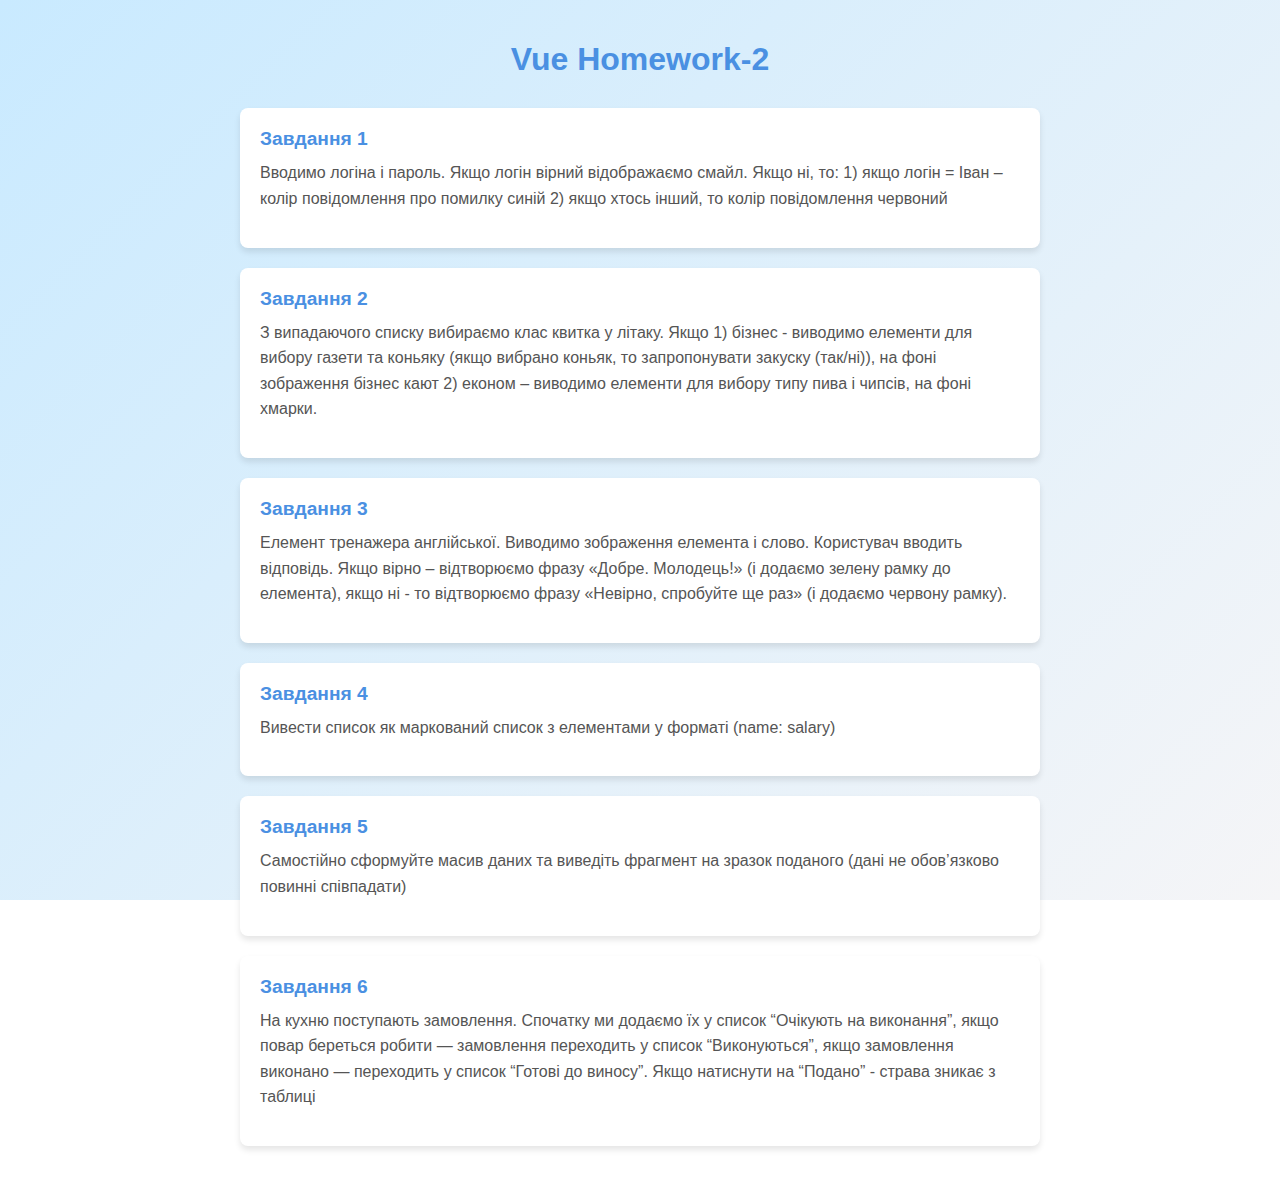
<file: index.html>
<!DOCTYPE html>
<html lang="en">

<head>
    <meta charset="UTF-8">
    <meta name="viewport" content="width=device-width, initial-scale=1.0">
    <title>Vue Homework-2</title>
    <style>
         body {
            font-family: Arial, sans-serif;
            background: linear-gradient(135deg, #c9eaff, #f5f5f7);
            background-attachment: fixed;
            background-size: cover;
            margin: 0;
            padding: 20px;
            color: #333;
        }

        h1 {
            text-align: center;
            font-size: 2rem;
            color: #4a90e2;
            margin-bottom: 30px;
        }

        ul {
            list-style-type: none;
            padding: 0;
            max-width: 800px;
            margin: 0 auto;
        }

        li {
            background: white;
            margin-bottom: 20px;
            border-radius: 8px;
            box-shadow: 0 4px 6px rgba(0, 0, 0, 0.1);
            padding: 20px;
            transition: transform 0.3s ease, box-shadow 0.3s ease;
        }

        li:hover {
            transform: translateY(-5px);
            box-shadow: 0 6px 10px rgba(0, 0, 0, 0.15);
        }

        a {
            text-decoration: none;
            font-size: 1.2rem;
            color: #4a90e2;
            font-weight: bold;
        }

        a:hover {
            color: #3a78c2;
            text-decoration: underline;
        }

        /* Описание задания */
        .task-description {
            font-size: 1rem;
            color: #555;
            line-height: 1.6;
            margin-top: 10px;
        }
    </style>
</head>

<body>
    <h1>Vue Homework-2</h1>
    <ul>
        <li>
            <a href="./tasks/task_1.html">Завдання 1</a>
            <div class="task">
                <p class="task-description">
                    Вводимо логіна і пароль. Якщо логін вірний відображаємо смайл. Якщо ні, то:
                    1) якщо логін = Іван – колір повідомлення про помилку синій
                    2) якщо хтось інший, то колір повідомлення червоний
                </p>
            </div>
        </li>
        <li>
            <a href="./tasks/task_2.html">Завдання 2</a>
            <div class="task">
                <p class="task-description">
                    З випадаючого списку вибираємо клас квитка у літаку. Якщо
                    1) бізнес - виводимо елементи для вибору газети та коньяку (якщо вибрано коньяк, то запропонувати
                    закуску (так/ні)), на
                    фоні зображення бізнес кают
                    2) економ – виводимо елементи для вибору типу пива і чипсів, на фоні хмарки.
                </p>
            </div>
        </li>
        <li>
            <a href="./tasks/task_3.html">Завдання 3</a>
            <div class="task">
                <p class="task-description">
                    Елемент тренажера англійської. Виводимо зображення елемента і слово. Користувач вводить відповідь.
                    Якщо вірно –
                    відтворюємо фразу «Добре. Молодець!» (і додаємо зелену рамку до елемента), якщо ні - то відтворюємо
                    фразу «Невірно,
                    спробуйте ще раз» (і додаємо червону рамку).
                </p>
            </div>
        </li>
        <li>
            <a href="./tasks/task_4.html">Завдання 4</a>
            <div class="task">
                <p class="task-description">
                    Вивести список як маркований список з елементами у форматі (name: salary)
                </p>
            </div>
        </li>
        <li>
            <a href="./tasks/task_5.html">Завдання 5</a>
            <div class="task">
                <p class="task-description">
                    Самостійно сформуйте масив даних та виведіть фрагмент на зразок поданого (дані не обов’язково
                    повинні співпадати)
                </p>
            </div>
        </li>
        <li>
            <a href="./tasks/task_6.html">Завдання 6</a>
            <div class="task">
                <p class="task-description">
                    На кухню поступають замовлення. Спочатку ми додаємо їх у список “Очікують на виконання”, якщо повар
                    береться
                    робити — замовлення переходить у список “Виконуються”, якщо замовлення виконано — переходить у
                    список “Готові до
                    виносу”. Якщо натиснути на “Подано” - страва зникає з таблиці
                </p>
            </div>
        </li>
    </ul>
</body>

</html>
</file>
